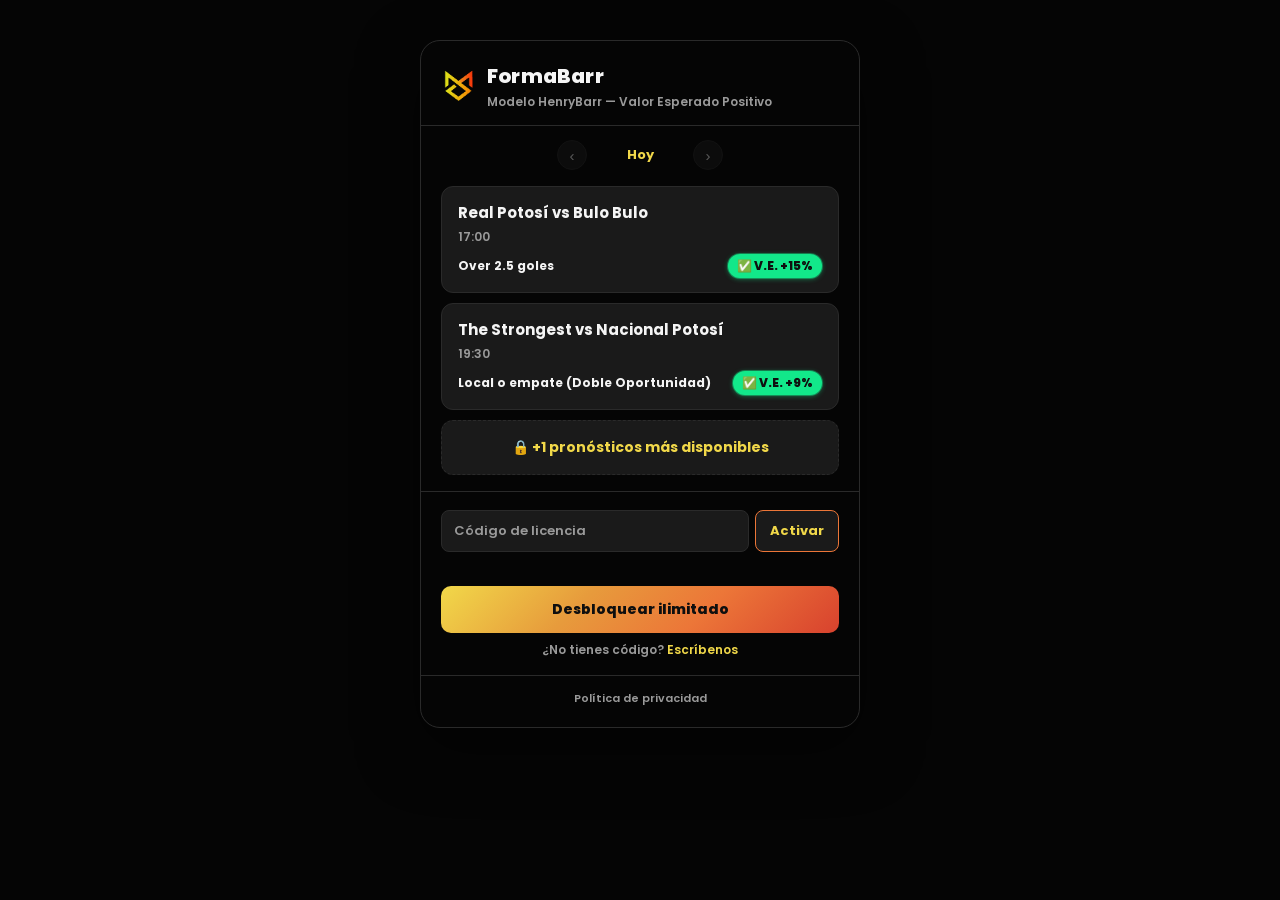
<file: docs/index.html>
<!DOCTYPE html>
<html lang="es">
<head>
<meta charset="UTF-8">
<meta name="viewport" content="width=device-width, initial-scale=1">
<title>FormaBarr — Pronósticos</title>
<link rel="icon" href="icons/icon48.png">
<link rel="stylesheet" href="styles.css">
</head>
<body>
  <div class="page">
    <header class="header">
      <img src="icons/icon48.png" alt="" class="logo">
      <div class="brand">
        <h1>FormaBarr</h1>
        <p class="tagline">Modelo HenryBarr — Valor Esperado Positivo</p>
      </div>
    </header>

    <div id="premium-banner" class="premium-active-banner" hidden>Premium activo — pronósticos ilimitados</div>

    <div id="date-nav" class="date-nav">
      <button id="date-prev" class="date-arrow" aria-label="Día anterior">‹</button>
      <span id="date-label" class="date-label">Hoy</span>
      <button id="date-next" class="date-arrow" aria-label="Día siguiente">›</button>
    </div>

    <main id="picks" class="picks"></main>

    <section class="premium-panel">
      <div class="license-row">
        <input type="text" id="license-input" placeholder="Código de licencia" autocomplete="off">
        <button id="activate-btn">Activar</button>
      </div>
      <p id="license-msg" class="license-msg" role="status"></p>

      <button id="unlock-btn" class="unlock-btn">Desbloquear ilimitado</button>
      <p class="hint">¿No tienes código? <a id="no-code-link" href="#" target="_blank" rel="noopener">Escríbenos</a></p>
    </section>

    <footer class="footer">
      <a href="https://sites.google.com/view/formabarr-privacidad/inicio" target="_blank" rel="noopener" class="footer-link small">Política de privacidad</a>
    </footer>
  </div>

  <script src="app.js"></script>
</body>
</html>
</file>
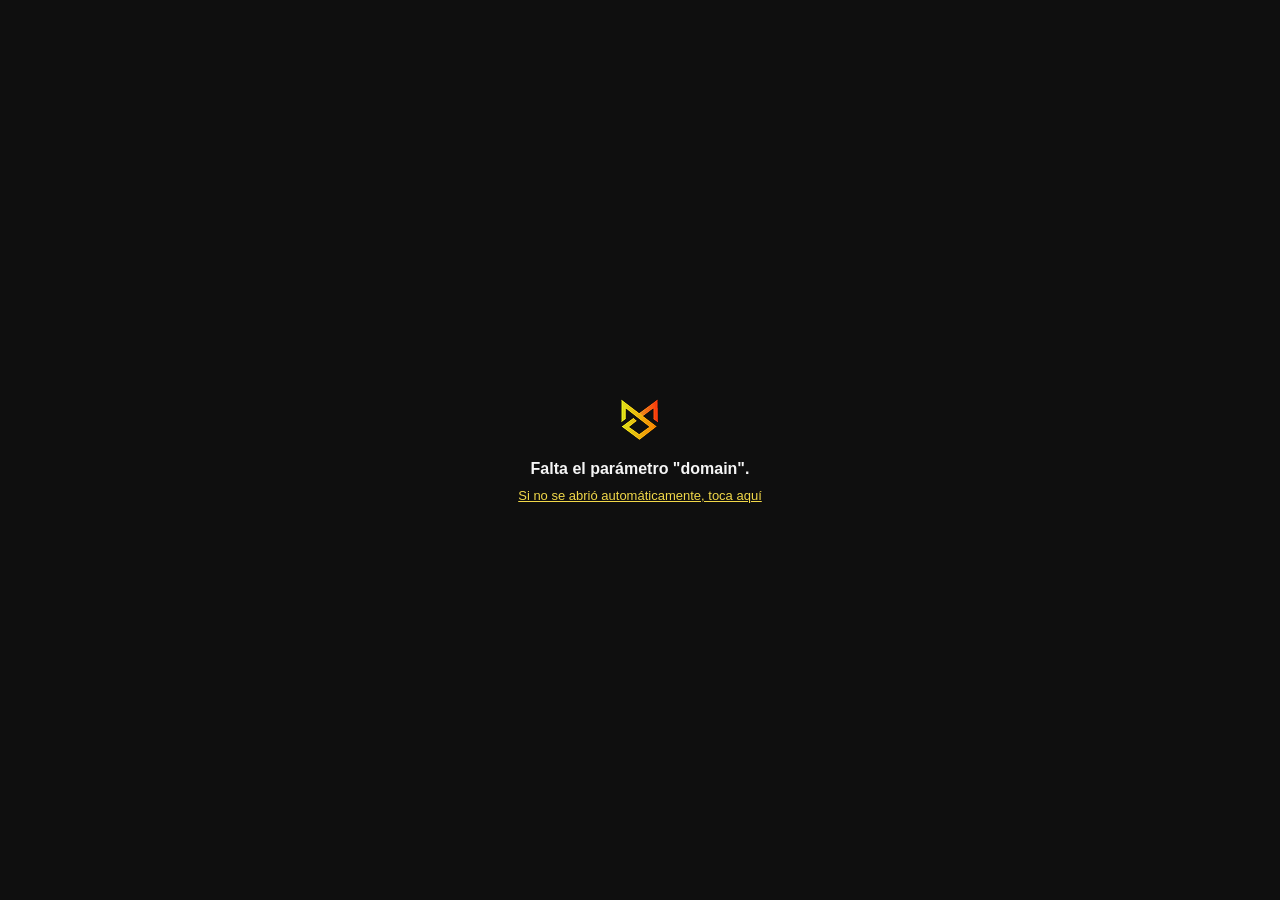
<file: docs/telegram-redirect.html>
<!DOCTYPE html>
<html lang="es">
<head>
<meta charset="UTF-8">
<title>Abriendo Telegram…</title>
<style>
  body {
    margin: 0;
    height: 100vh;
    display: flex;
    align-items: center;
    justify-content: center;
    background: #0F0F0F;
    color: #F5F5F5;
    font-family: -apple-system, 'Segoe UI', sans-serif;
  }
  .wrap { text-align: center; }
  img { width: 48px; height: 48px; margin-bottom: 12px; }
  p { margin: 0 0 8px; font-weight: 600; }
  a { color: #F1D849; font-size: 13px; }
</style>
</head>
<body>
  <div class="wrap">
    <img src="icons/icon48.png" alt="">
    <p>Abriendo Telegram…</p>
    <a id="manual-link" href="#">Si no se abrió automáticamente, toca aquí</a>
  </div>
  <script src="telegram-redirect.js"></script>
</body>
</html>
</file>
<file: docs/styles.css>
@import url('https://fonts.googleapis.com/css2?family=Poppins:wght@600;700;800;900&display=swap');

:root {
  --bg: #0F0F0F;
  --bg-card: #1A1A1A;
  --border: #2A2A2A;
  --text: #F5F5F5;
  --text-muted: #9A9A9A;
  --accent3: #F1D849;
  --accent-mid1: #E79B3C;
  --accent: #EC7638;
  --accent2: #D8422E;
  --accent-grad: linear-gradient(135deg, #F1D849 0%, #E79B3C 35%, #EC7638 65%, #D8422E 100%);
  --positive: #3DDC84;
  --positive-vivid: #12E88A;
}

* { box-sizing: border-box; }

body {
  margin: 0;
  min-height: 100vh;
  background: var(--bg);
  color: var(--text);
  font-family: 'Poppins', -apple-system, 'Segoe UI', sans-serif;
  display: flex;
  justify-content: center;
}

.page {
  width: 100%;
  max-width: 440px;
  min-height: 100vh;
}

/* En pantallas más anchas que un celular, mostrar la página como una
   tarjeta centrada tipo "app" en vez de una franja pegada a la izquierda. */
@media (min-width: 480px) {
  body {
    background: #050505;
    padding: 40px 16px;
    align-items: flex-start;
  }
  .page {
    min-height: auto;
    border: 1px solid var(--border);
    border-radius: 20px;
    overflow: hidden;
    box-shadow: 0 20px 60px rgba(0, 0, 0, 0.5);
  }
}

.header {
  display: flex;
  align-items: center;
  gap: 10px;
  padding: 20px 20px 14px;
  border-bottom: 1px solid var(--border);
}

.logo { width: 36px; height: 36px; }

.brand h1 {
  margin: 0;
  font-size: 20px;
  font-weight: 800;
  letter-spacing: 0.2px;
}

.tagline {
  margin: 2px 0 0;
  font-size: 12px;
  font-weight: 600;
  color: var(--text-muted);
}

.date-nav {
  display: flex;
  align-items: center;
  justify-content: center;
  gap: 18px;
  padding: 14px 20px 0;
}

.date-arrow {
  width: 30px;
  height: 30px;
  border-radius: 50%;
  border: 1px solid var(--border);
  background: var(--bg-card);
  color: var(--text);
  font-size: 15px;
  line-height: 1;
  cursor: pointer;
}

.date-arrow:disabled {
  opacity: 0.35;
  cursor: default;
}

.date-label {
  min-width: 70px;
  text-align: center;
  font-size: 13px;
  font-weight: 700;
  color: var(--accent3);
}

.picks {
  display: flex;
  flex-direction: column;
  gap: 10px;
  padding: 16px 20px;
}

.empty-state {
  margin: 0;
  padding: 24px 0;
  text-align: center;
  font-size: 13px;
  font-weight: 600;
  color: var(--text-muted);
}

.pick-card {
  position: relative;
  background: var(--bg-card);
  border: 1px solid var(--border);
  border-radius: 12px;
  padding: 14px 16px;
  overflow: hidden;
}

.pick-teams {
  font-size: 15px;
  font-weight: 700;
}

.pick-meta {
  margin-top: 4px;
  font-size: 12px;
  font-weight: 600;
  color: var(--text-muted);
}

.pick-footer {
  margin-top: 8px;
  display: flex;
  align-items: center;
  justify-content: space-between;
  gap: 8px;
  flex-wrap: wrap;
}

.pick-market {
  font-size: 12px;
  font-weight: 700;
  color: var(--text);
}

.ve-badge {
  font-size: 12px;
  font-weight: 800;
  color: #0F0F0F;
  background: var(--positive-vivid);
  padding: 3px 9px;
  border-radius: 20px;
  box-shadow: 0 0 0 1px rgba(18, 232, 138, 0.4), 0 1px 5px rgba(18, 232, 138, 0.45);
  white-space: nowrap;
}

.locked-summary {
  background: var(--bg-card);
  border: 1px dashed var(--border);
  border-radius: 12px;
  padding: 16px;
  text-align: center;
}

.locked-summary-text {
  margin: 0;
  font-size: 14px;
  font-weight: 700;
  color: var(--accent3);
}

.premium-panel {
  padding: 4px 20px 16px;
  border-top: 1px solid var(--border);
}

.license-row {
  display: flex;
  gap: 6px;
  margin-top: 14px;
}

#license-input {
  flex: 1;
  background: var(--bg-card);
  border: 1px solid var(--border);
  border-radius: 8px;
  padding: 10px 12px;
  color: var(--text);
  font-family: inherit;
  font-size: 13px;
  font-weight: 600;
  min-width: 0;
}

#license-input::placeholder { color: var(--text-muted); }

#activate-btn {
  background: var(--bg-card);
  border: 1px solid var(--accent);
  color: var(--accent3);
  border-radius: 8px;
  padding: 10px 14px;
  font-family: inherit;
  font-size: 13px;
  font-weight: 700;
  cursor: pointer;
}

.license-msg {
  min-height: 16px;
  margin: 6px 0 0;
  font-size: 12px;
  font-weight: 700;
}

.license-msg.ok { color: var(--positive); }
.license-msg.error { color: var(--accent2); }

.unlock-btn {
  width: 100%;
  margin-top: 12px;
  border: none;
  border-radius: 10px;
  padding: 13px;
  font-family: inherit;
  font-size: 14px;
  font-weight: 800;
  color: #0F0F0F;
  background: var(--accent-grad);
  cursor: pointer;
}

.hint {
  margin: 8px 0 0;
  font-size: 12px;
  font-weight: 600;
  color: var(--text-muted);
  text-align: center;
}

.hint a { color: var(--accent3); text-decoration: none; }

.footer {
  display: flex;
  flex-direction: column;
  align-items: center;
  gap: 4px;
  padding: 14px 20px 20px;
  border-top: 1px solid var(--border);
}

.footer-link {
  font-size: 12px;
  font-weight: 700;
  color: var(--text);
  text-decoration: none;
}

.footer-link.small {
  font-size: 11px;
  font-weight: 600;
  color: var(--text-muted);
}

.premium-active-banner {
  margin: 14px 20px 0;
  padding: 9px 10px;
  border-radius: 8px;
  background: rgba(61, 220, 132, 0.12);
  border: 1px solid var(--positive);
  color: var(--positive);
  font-size: 12px;
  font-weight: 700;
  text-align: center;
}
</file>
